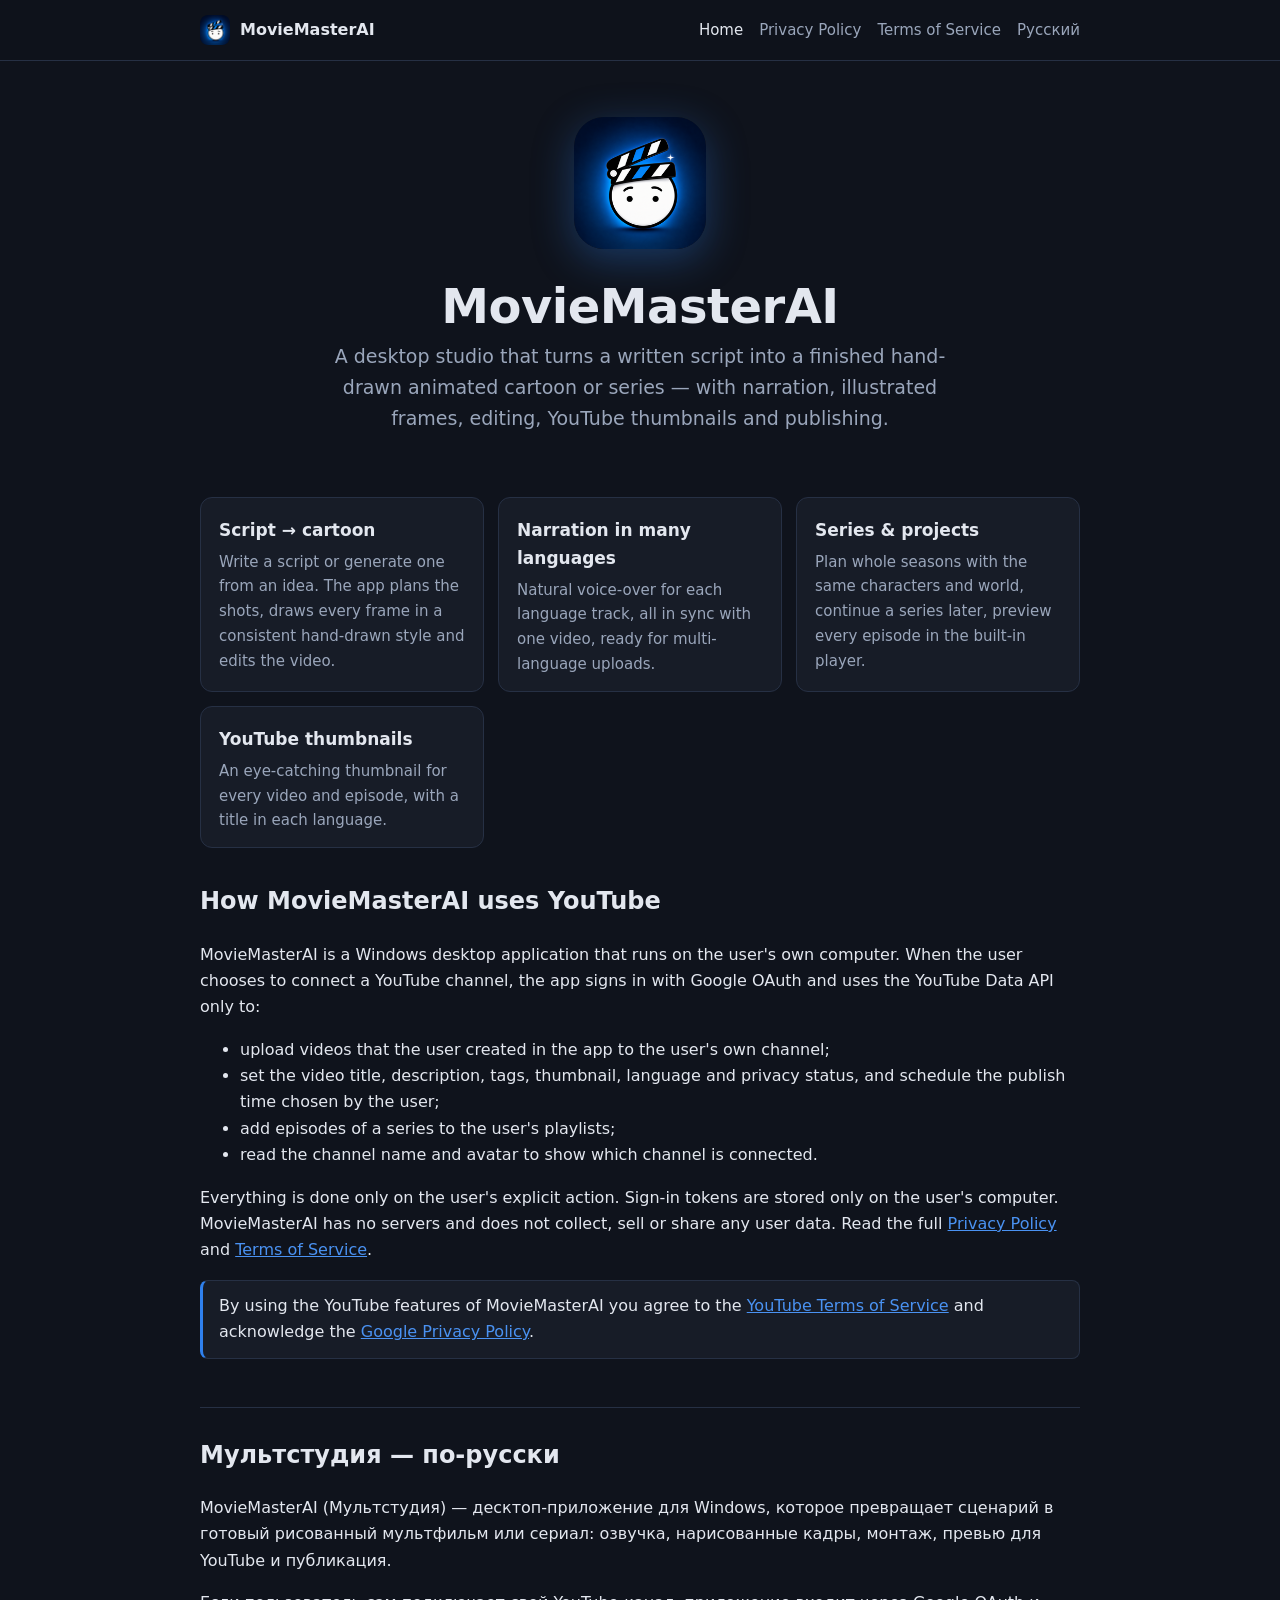
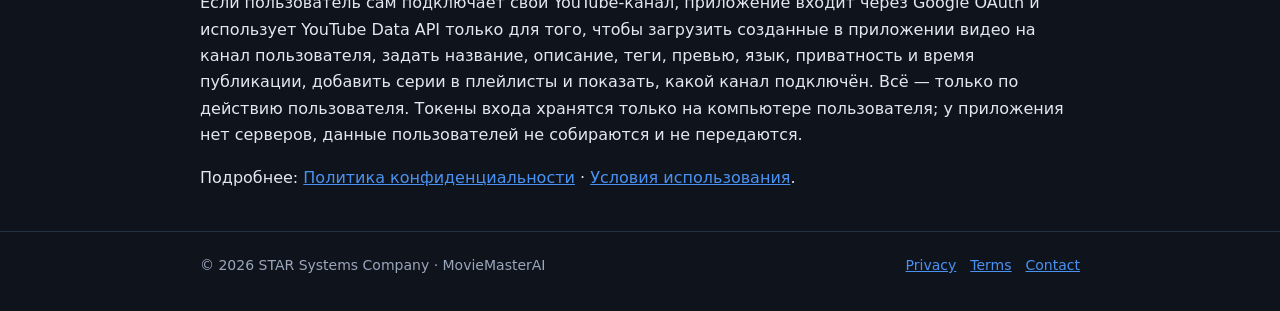
<file: index.html>
<!doctype html>
<html lang="en">
<head>
  <meta charset="utf-8">
  <meta name="viewport" content="width=device-width, initial-scale=1">
  <title>MovieMasterAI — Мультстудия</title>
  <meta name="description" content="MovieMasterAI (Мультстудия) is a desktop app that turns a script into a hand-drawn animated cartoon or series: narration, illustrated frames, editing, YouTube thumbnails and publishing.">
  <link rel="icon" type="image/png" href="assets/favicon.png">
  <link rel="stylesheet" href="style.css">
</head>
<body>
<header class="top">
  <div class="wrap nav">
    <a class="brand" href="./"><img src="assets/icon-256.png" alt="">MovieMasterAI</a>
    <nav class="links">
      <a class="on" href="./">Home</a>
      <a href="privacy.html">Privacy Policy</a>
      <a href="terms.html">Terms of Service</a>
      <a href="#ru">Русский</a>
    </nav>
  </div>
</header>

<main class="wrap">
  <section class="hero">
    <img class="logo" src="assets/icon-256.png" alt="MovieMasterAI logo">
    <h1>MovieMasterAI</h1>
    <p class="lead">A desktop studio that turns a written script into a finished hand-drawn animated cartoon or series — with narration, illustrated frames, editing, YouTube thumbnails and publishing.</p>
  </section>

  <section class="grid">
    <div class="card"><h3>Script → cartoon</h3><p>Write a script or generate one from an idea. The app plans the shots, draws every frame in a consistent hand-drawn style and edits the video.</p></div>
    <div class="card"><h3>Narration in many languages</h3><p>Natural voice-over for each language track, all in sync with one video, ready for multi-language uploads.</p></div>
    <div class="card"><h3>Series &amp; projects</h3><p>Plan whole seasons with the same characters and world, continue a series later, preview every episode in the built-in player.</p></div>
    <div class="card"><h3>YouTube thumbnails</h3><p>An eye-catching thumbnail for every video and episode, with a title in each language.</p></div>
  </section>

  <section>
    <h2>How MovieMasterAI uses YouTube</h2>
    <p>MovieMasterAI is a Windows desktop application that runs on the user's own computer. When the user chooses to connect a YouTube channel, the app signs in with Google OAuth and uses the YouTube Data API only to:</p>
    <ul>
      <li>upload videos that the user created in the app to the user's own channel;</li>
      <li>set the video title, description, tags, thumbnail, language and privacy status, and schedule the publish time chosen by the user;</li>
      <li>add episodes of a series to the user's playlists;</li>
      <li>read the channel name and avatar to show which channel is connected.</li>
    </ul>
    <p>Everything is done only on the user's explicit action. Sign-in tokens are stored only on the user's computer. MovieMasterAI has no servers and does not collect, sell or share any user data. Read the full <a href="privacy.html">Privacy Policy</a> and <a href="terms.html">Terms of Service</a>.</p>
    <p class="note">By using the YouTube features of MovieMasterAI you agree to the <a href="https://www.youtube.com/t/terms" rel="noopener">YouTube Terms of Service</a> and acknowledge the <a href="https://policies.google.com/privacy" rel="noopener">Google Privacy Policy</a>.</p>
  </section>

  <hr class="sep" id="ru">

  <section lang="ru">
    <h2>Мультстудия — по-русски</h2>
    <p>MovieMasterAI (Мультстудия) — десктоп-приложение для Windows, которое превращает сценарий в готовый рисованный мультфильм или сериал: озвучка, нарисованные кадры, монтаж, превью для YouTube и публикация.</p>
    <p>Если пользователь сам подключает свой YouTube-канал, приложение входит через Google OAuth и использует YouTube Data API только для того, чтобы загрузить созданные в приложении видео на канал пользователя, задать название, описание, теги, превью, язык, приватность и время публикации, добавить серии в плейлисты и показать, какой канал подключён. Всё — только по действию пользователя. Токены входа хранятся только на компьютере пользователя; у приложения нет серверов, данные пользователей не собираются и не передаются.</p>
    <p>Подробнее: <a href="privacy.html#ru">Политика конфиденциальности</a> · <a href="terms.html#ru">Условия использования</a>.</p>
  </section>
</main>

<footer>
  <div class="wrap">
    <span>© 2026 STAR Systems Company · MovieMasterAI</span>
    <span class="links"><a href="privacy.html">Privacy</a><a href="terms.html">Terms</a><a href="https://github.com/STAR-Systems-Company/MovieMasterAI-page/issues">Contact</a></span>
  </div>
</footer>
</body>
</html>
</file>
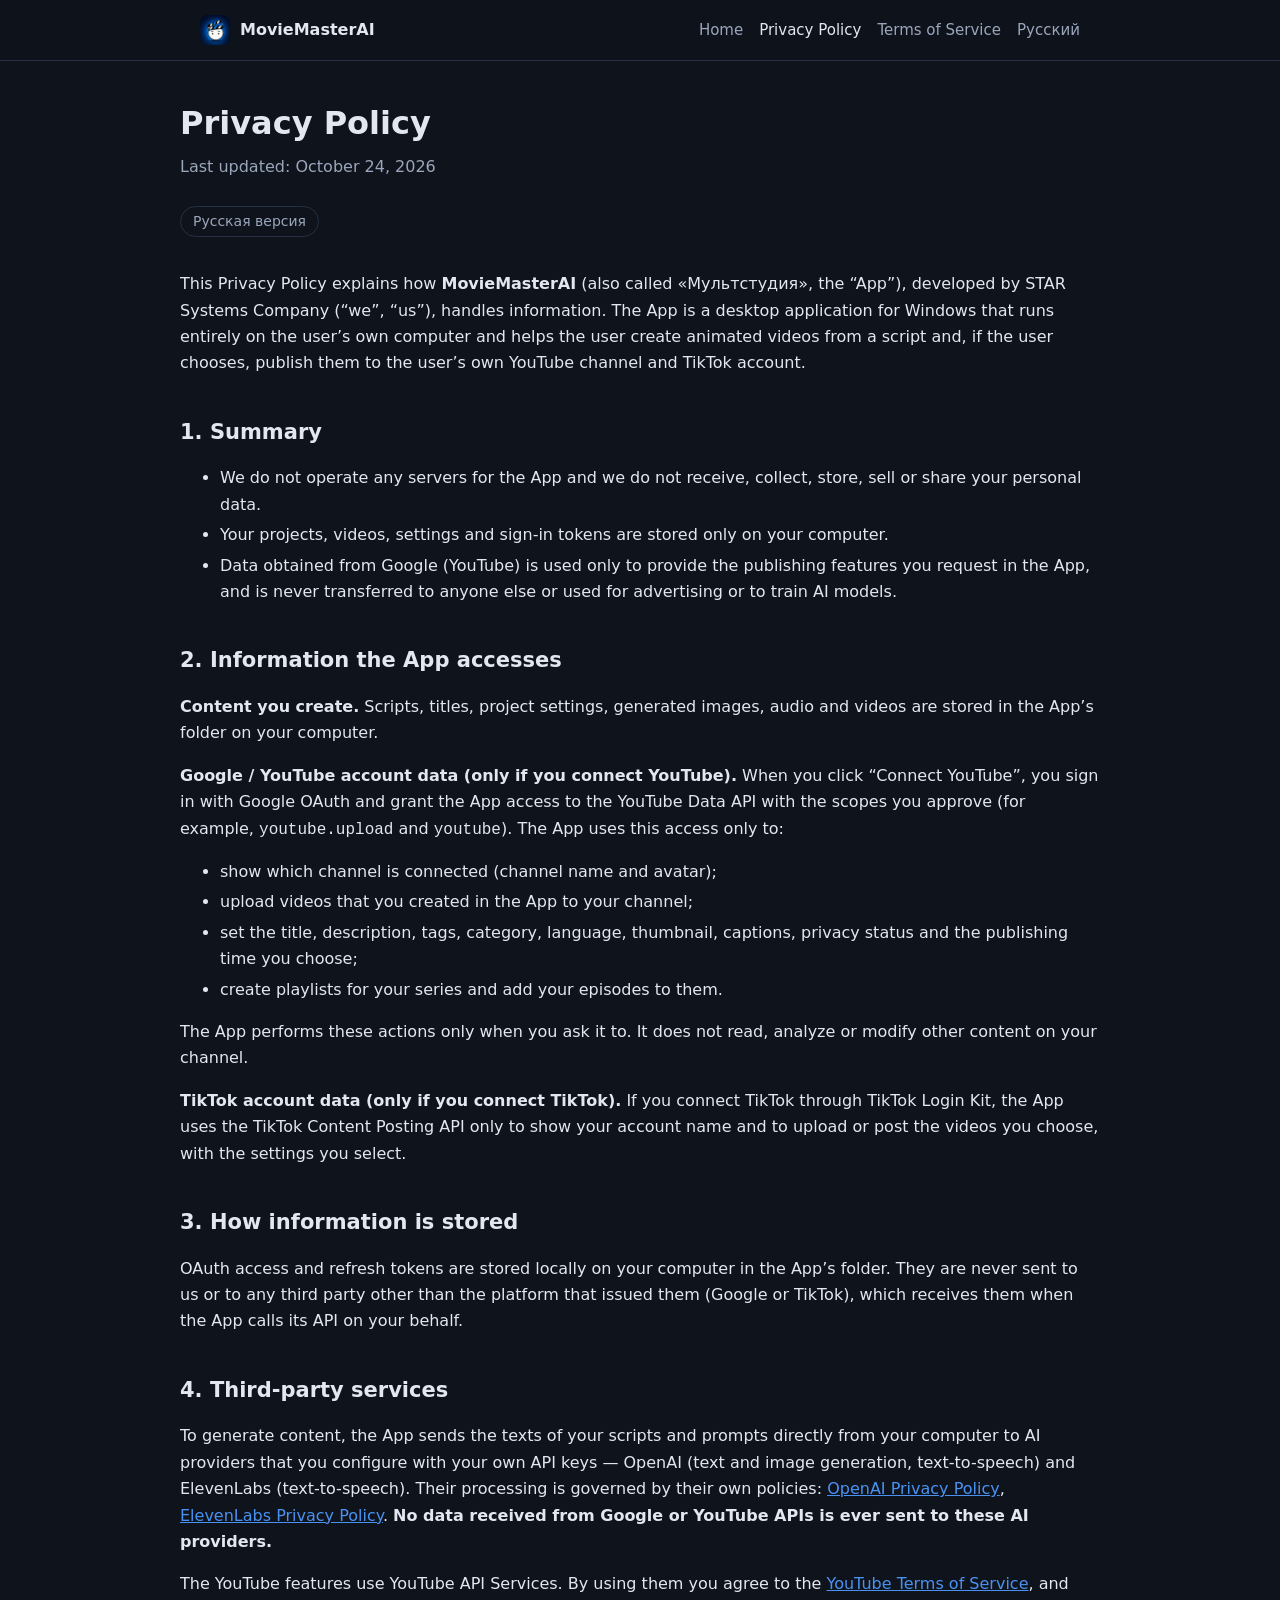
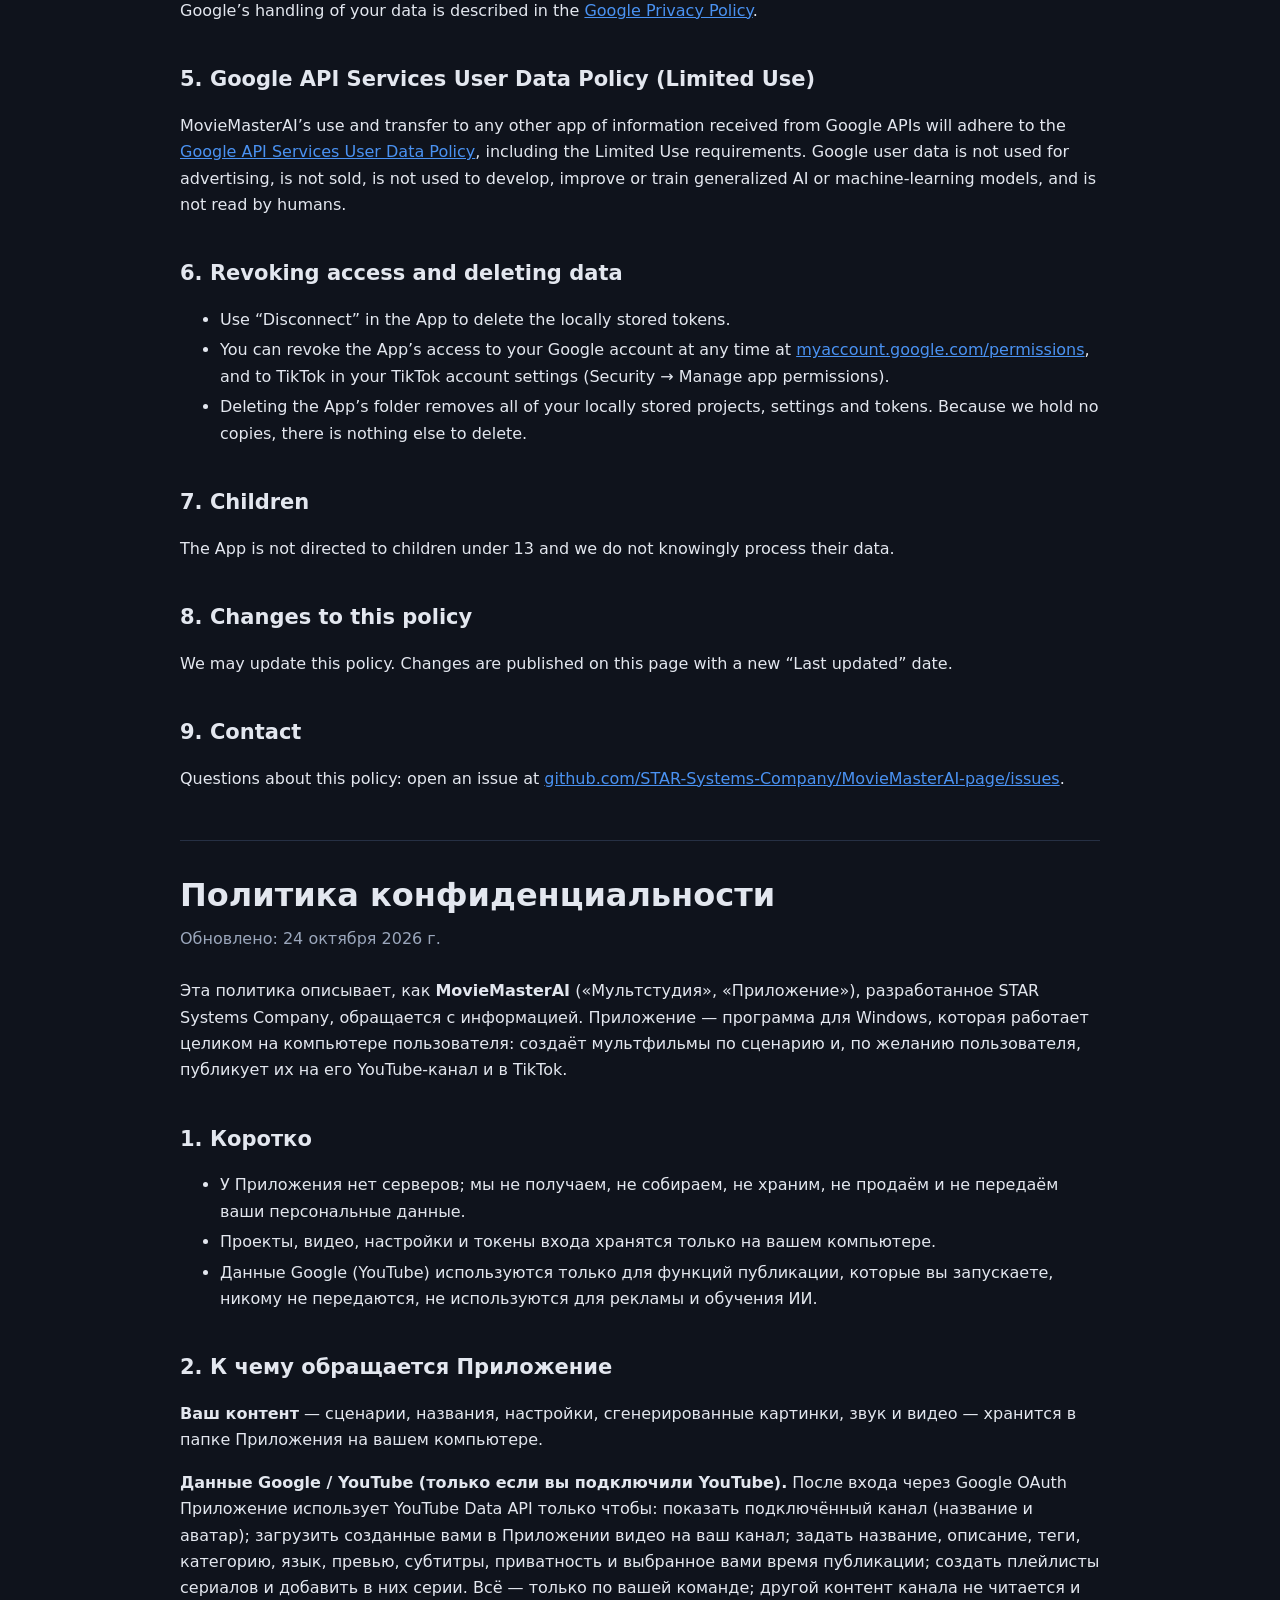
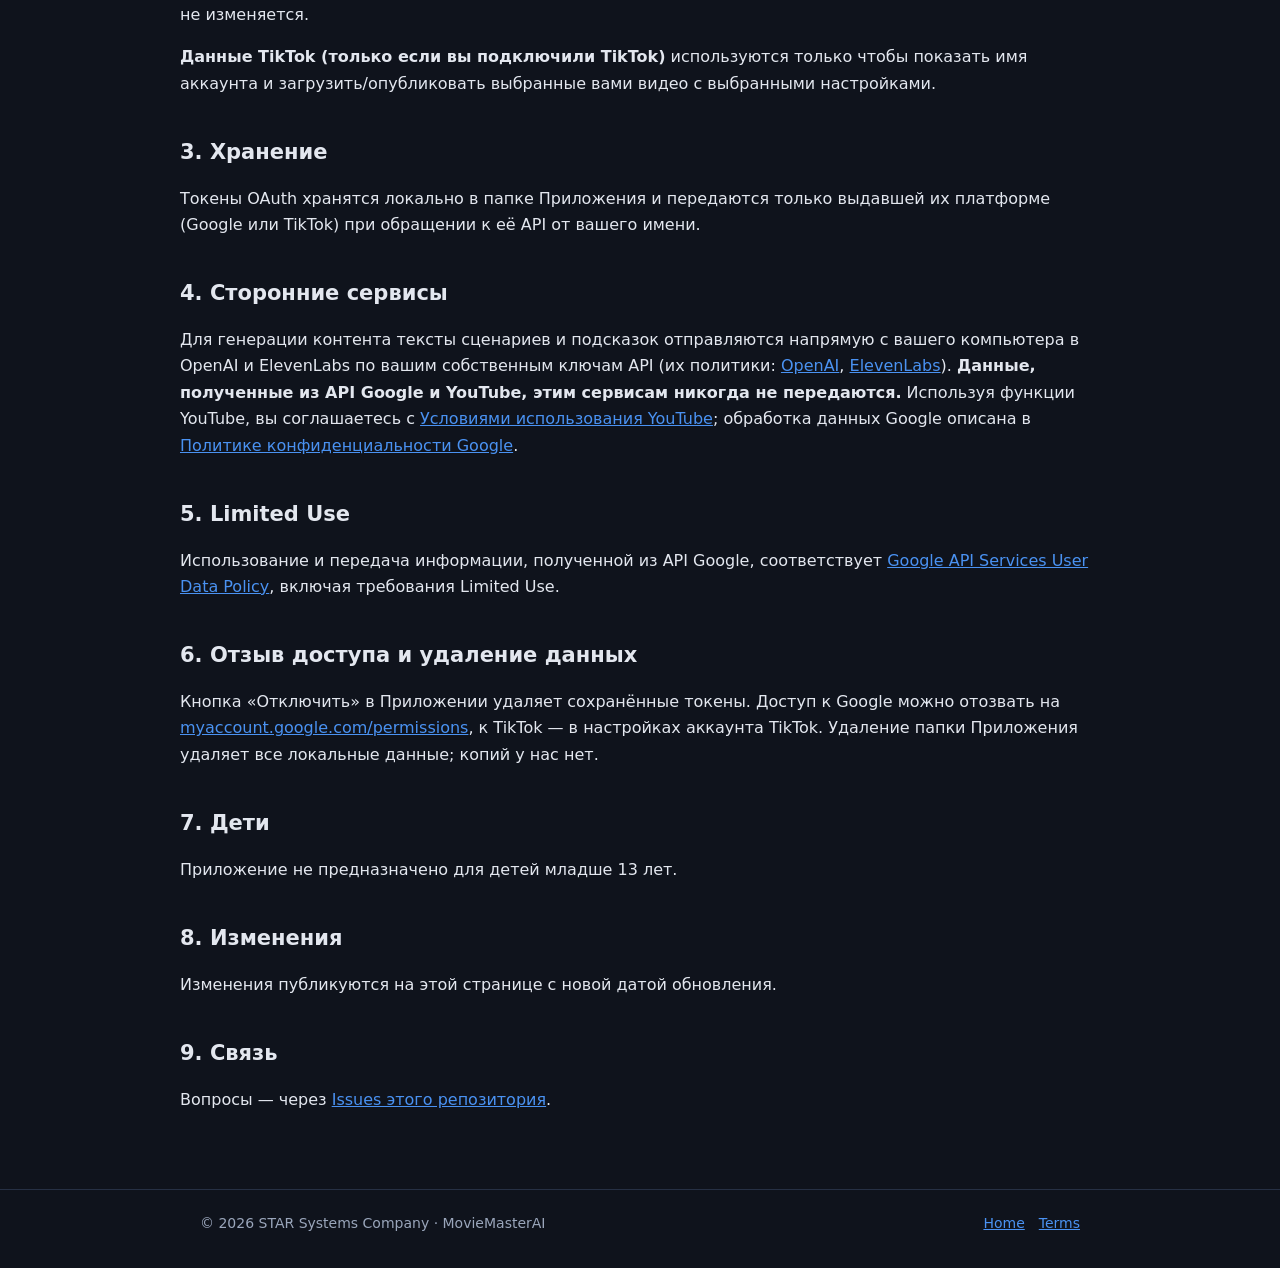
<file: privacy.html>
<!doctype html>
<html lang="en">
<head>
  <meta charset="utf-8">
  <meta name="viewport" content="width=device-width, initial-scale=1">
  <title>Privacy Policy — MovieMasterAI</title>
  <meta name="description" content="Privacy Policy of MovieMasterAI (Мультстудия), a desktop app for creating and publishing animated cartoons.">
  <link rel="icon" type="image/png" href="assets/favicon.png">
  <link rel="stylesheet" href="style.css">
</head>
<body>
<header class="top">
  <div class="wrap nav">
    <a class="brand" href="./"><img src="assets/icon-256.png" alt="">MovieMasterAI</a>
    <nav class="links">
      <a href="./">Home</a>
      <a class="on" href="privacy.html">Privacy Policy</a>
      <a href="terms.html">Terms of Service</a>
      <a href="#ru">Русский</a>
    </nav>
  </div>
</header>

<main class="wrap doc">
  <h1>Privacy Policy</h1>
  <p class="updated">Last updated: October 24, 2026</p>
  <div class="lang-switch"><a href="#ru">Русская версия</a></div>

  <p>This Privacy Policy explains how <strong>MovieMasterAI</strong> (also called «Мультстудия», the “App”), developed by STAR Systems Company (“we”, “us”), handles information. The App is a desktop application for Windows that runs entirely on the user’s own computer and helps the user create animated videos from a script and, if the user chooses, publish them to the user’s own YouTube channel and TikTok account.</p>

  <h2>1. Summary</h2>
  <ul>
    <li>We do not operate any servers for the App and we do not receive, collect, store, sell or share your personal data.</li>
    <li>Your projects, videos, settings and sign-in tokens are stored only on your computer.</li>
    <li>Data obtained from Google (YouTube) is used only to provide the publishing features you request in the App, and is never transferred to anyone else or used for advertising or to train AI models.</li>
  </ul>

  <h2>2. Information the App accesses</h2>
  <p><strong>Content you create.</strong> Scripts, titles, project settings, generated images, audio and videos are stored in the App’s folder on your computer.</p>
  <p><strong>Google / YouTube account data (only if you connect YouTube).</strong> When you click “Connect YouTube”, you sign in with Google OAuth and grant the App access to the YouTube Data API with the scopes you approve (for example, <code>youtube.upload</code> and <code>youtube</code>). The App uses this access only to:</p>
  <ul>
    <li>show which channel is connected (channel name and avatar);</li>
    <li>upload videos that you created in the App to your channel;</li>
    <li>set the title, description, tags, category, language, thumbnail, captions, privacy status and the publishing time you choose;</li>
    <li>create playlists for your series and add your episodes to them.</li>
  </ul>
  <p>The App performs these actions only when you ask it to. It does not read, analyze or modify other content on your channel.</p>
  <p><strong>TikTok account data (only if you connect TikTok).</strong> If you connect TikTok through TikTok Login Kit, the App uses the TikTok Content Posting API only to show your account name and to upload or post the videos you choose, with the settings you select.</p>

  <h2>3. How information is stored</h2>
  <p>OAuth access and refresh tokens are stored locally on your computer in the App’s folder. They are never sent to us or to any third party other than the platform that issued them (Google or TikTok), which receives them when the App calls its API on your behalf.</p>

  <h2>4. Third-party services</h2>
  <p>To generate content, the App sends the texts of your scripts and prompts directly from your computer to AI providers that you configure with your own API keys — OpenAI (text and image generation, text-to-speech) and ElevenLabs (text-to-speech). Their processing is governed by their own policies: <a href="https://openai.com/policies/privacy-policy" rel="noopener">OpenAI Privacy Policy</a>, <a href="https://elevenlabs.io/privacy-policy" rel="noopener">ElevenLabs Privacy Policy</a>. <strong>No data received from Google or YouTube APIs is ever sent to these AI providers.</strong></p>
  <p>The YouTube features use YouTube API Services. By using them you agree to the <a href="https://www.youtube.com/t/terms" rel="noopener">YouTube Terms of Service</a>, and Google’s handling of your data is described in the <a href="https://policies.google.com/privacy" rel="noopener">Google Privacy Policy</a>.</p>

  <h2>5. Google API Services User Data Policy (Limited Use)</h2>
  <p>MovieMasterAI’s use and transfer to any other app of information received from Google APIs will adhere to the <a href="https://developers.google.com/terms/api-services-user-data-policy" rel="noopener">Google API Services User Data Policy</a>, including the Limited Use requirements. Google user data is not used for advertising, is not sold, is not used to develop, improve or train generalized AI or machine-learning models, and is not read by humans.</p>

  <h2>6. Revoking access and deleting data</h2>
  <ul>
    <li>Use “Disconnect” in the App to delete the locally stored tokens.</li>
    <li>You can revoke the App’s access to your Google account at any time at <a href="https://myaccount.google.com/permissions" rel="noopener">myaccount.google.com/permissions</a>, and to TikTok in your TikTok account settings (Security → Manage app permissions).</li>
    <li>Deleting the App’s folder removes all of your locally stored projects, settings and tokens. Because we hold no copies, there is nothing else to delete.</li>
  </ul>

  <h2>7. Children</h2>
  <p>The App is not directed to children under 13 and we do not knowingly process their data.</p>

  <h2>8. Changes to this policy</h2>
  <p>We may update this policy. Changes are published on this page with a new “Last updated” date.</p>

  <h2>9. Contact</h2>
  <p>Questions about this policy: open an issue at <a href="https://github.com/STAR-Systems-Company/MovieMasterAI-page/issues">github.com/STAR-Systems-Company/MovieMasterAI-page/issues</a>.</p>

  <hr class="sep" id="ru">

  <section lang="ru">
    <h1>Политика конфиденциальности</h1>
    <p class="updated">Обновлено: 24 октября 2026 г.</p>
    <p>Эта политика описывает, как <strong>MovieMasterAI</strong> («Мультстудия», «Приложение»), разработанное STAR Systems Company, обращается с информацией. Приложение — программа для Windows, которая работает целиком на компьютере пользователя: создаёт мультфильмы по сценарию и, по желанию пользователя, публикует их на его YouTube-канал и в TikTok.</p>
    <h2>1. Коротко</h2>
    <ul>
      <li>У Приложения нет серверов; мы не получаем, не собираем, не храним, не продаём и не передаём ваши персональные данные.</li>
      <li>Проекты, видео, настройки и токены входа хранятся только на вашем компьютере.</li>
      <li>Данные Google (YouTube) используются только для функций публикации, которые вы запускаете, никому не передаются, не используются для рекламы и обучения ИИ.</li>
    </ul>
    <h2>2. К чему обращается Приложение</h2>
    <p><strong>Ваш контент</strong> — сценарии, названия, настройки, сгенерированные картинки, звук и видео — хранится в папке Приложения на вашем компьютере.</p>
    <p><strong>Данные Google / YouTube (только если вы подключили YouTube).</strong> После входа через Google OAuth Приложение использует YouTube Data API только чтобы: показать подключённый канал (название и аватар); загрузить созданные вами в Приложении видео на ваш канал; задать название, описание, теги, категорию, язык, превью, субтитры, приватность и выбранное вами время публикации; создать плейлисты сериалов и добавить в них серии. Всё — только по вашей команде; другой контент канала не читается и не изменяется.</p>
    <p><strong>Данные TikTok (только если вы подключили TikTok)</strong> используются только чтобы показать имя аккаунта и загрузить/опубликовать выбранные вами видео с выбранными настройками.</p>
    <h2>3. Хранение</h2>
    <p>Токены OAuth хранятся локально в папке Приложения и передаются только выдавшей их платформе (Google или TikTok) при обращении к её API от вашего имени.</p>
    <h2>4. Сторонние сервисы</h2>
    <p>Для генерации контента тексты сценариев и подсказок отправляются напрямую с вашего компьютера в OpenAI и ElevenLabs по вашим собственным ключам API (их политики: <a href="https://openai.com/policies/privacy-policy" rel="noopener">OpenAI</a>, <a href="https://elevenlabs.io/privacy-policy" rel="noopener">ElevenLabs</a>). <strong>Данные, полученные из API Google и YouTube, этим сервисам никогда не передаются.</strong> Используя функции YouTube, вы соглашаетесь с <a href="https://www.youtube.com/t/terms" rel="noopener">Условиями использования YouTube</a>; обработка данных Google описана в <a href="https://policies.google.com/privacy" rel="noopener">Политике конфиденциальности Google</a>.</p>
    <h2>5. Limited Use</h2>
    <p>Использование и передача информации, полученной из API Google, соответствует <a href="https://developers.google.com/terms/api-services-user-data-policy" rel="noopener">Google API Services User Data Policy</a>, включая требования Limited Use.</p>
    <h2>6. Отзыв доступа и удаление данных</h2>
    <p>Кнопка «Отключить» в Приложении удаляет сохранённые токены. Доступ к Google можно отозвать на <a href="https://myaccount.google.com/permissions" rel="noopener">myaccount.google.com/permissions</a>, к TikTok — в настройках аккаунта TikTok. Удаление папки Приложения удаляет все локальные данные; копий у нас нет.</p>
    <h2>7. Дети</h2>
    <p>Приложение не предназначено для детей младше 13 лет.</p>
    <h2>8. Изменения</h2>
    <p>Изменения публикуются на этой странице с новой датой обновления.</p>
    <h2>9. Связь</h2>
    <p>Вопросы — через <a href="https://github.com/STAR-Systems-Company/MovieMasterAI-page/issues">Issues этого репозитория</a>.</p>
  </section>
</main>

<footer>
  <div class="wrap">
    <span>© 2026 STAR Systems Company · MovieMasterAI</span>
    <span class="links"><a href="./">Home</a><a href="terms.html">Terms</a></span>
  </div>
</footer>
</body>
</html>
</file>
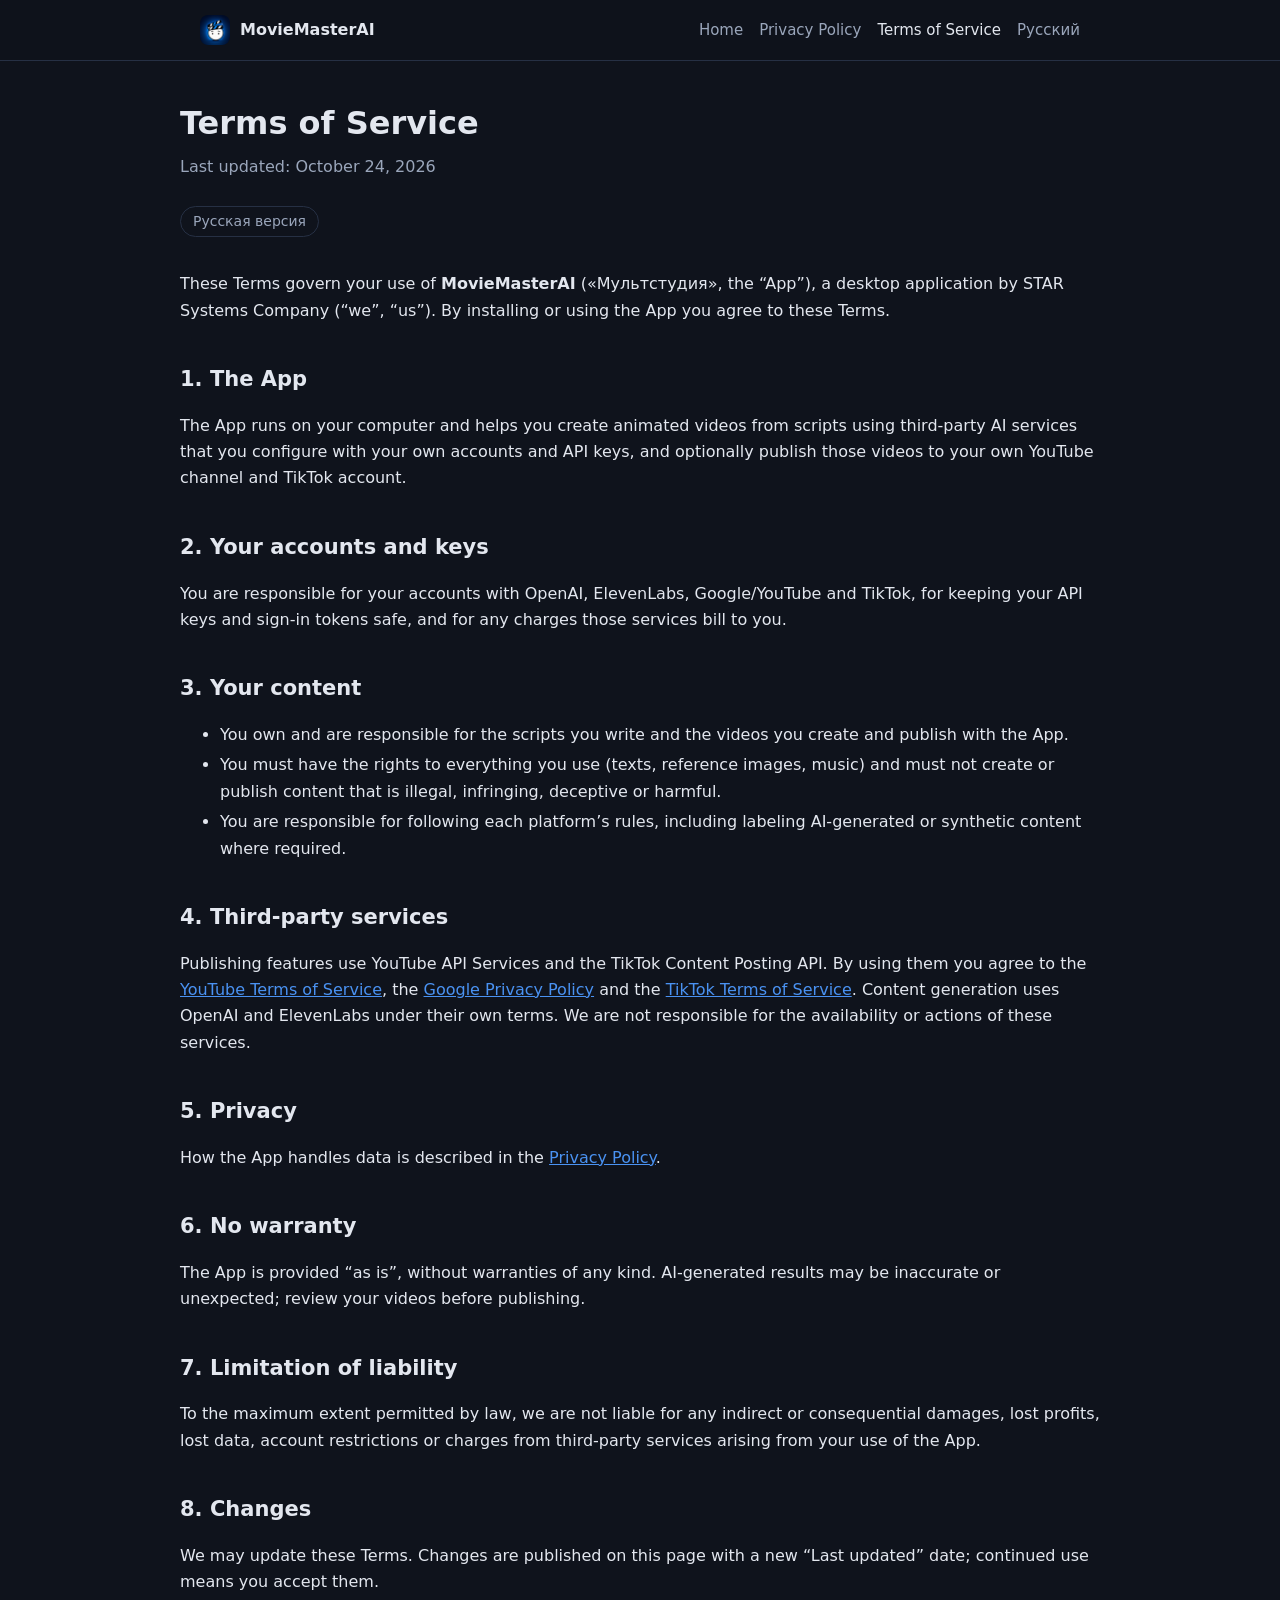
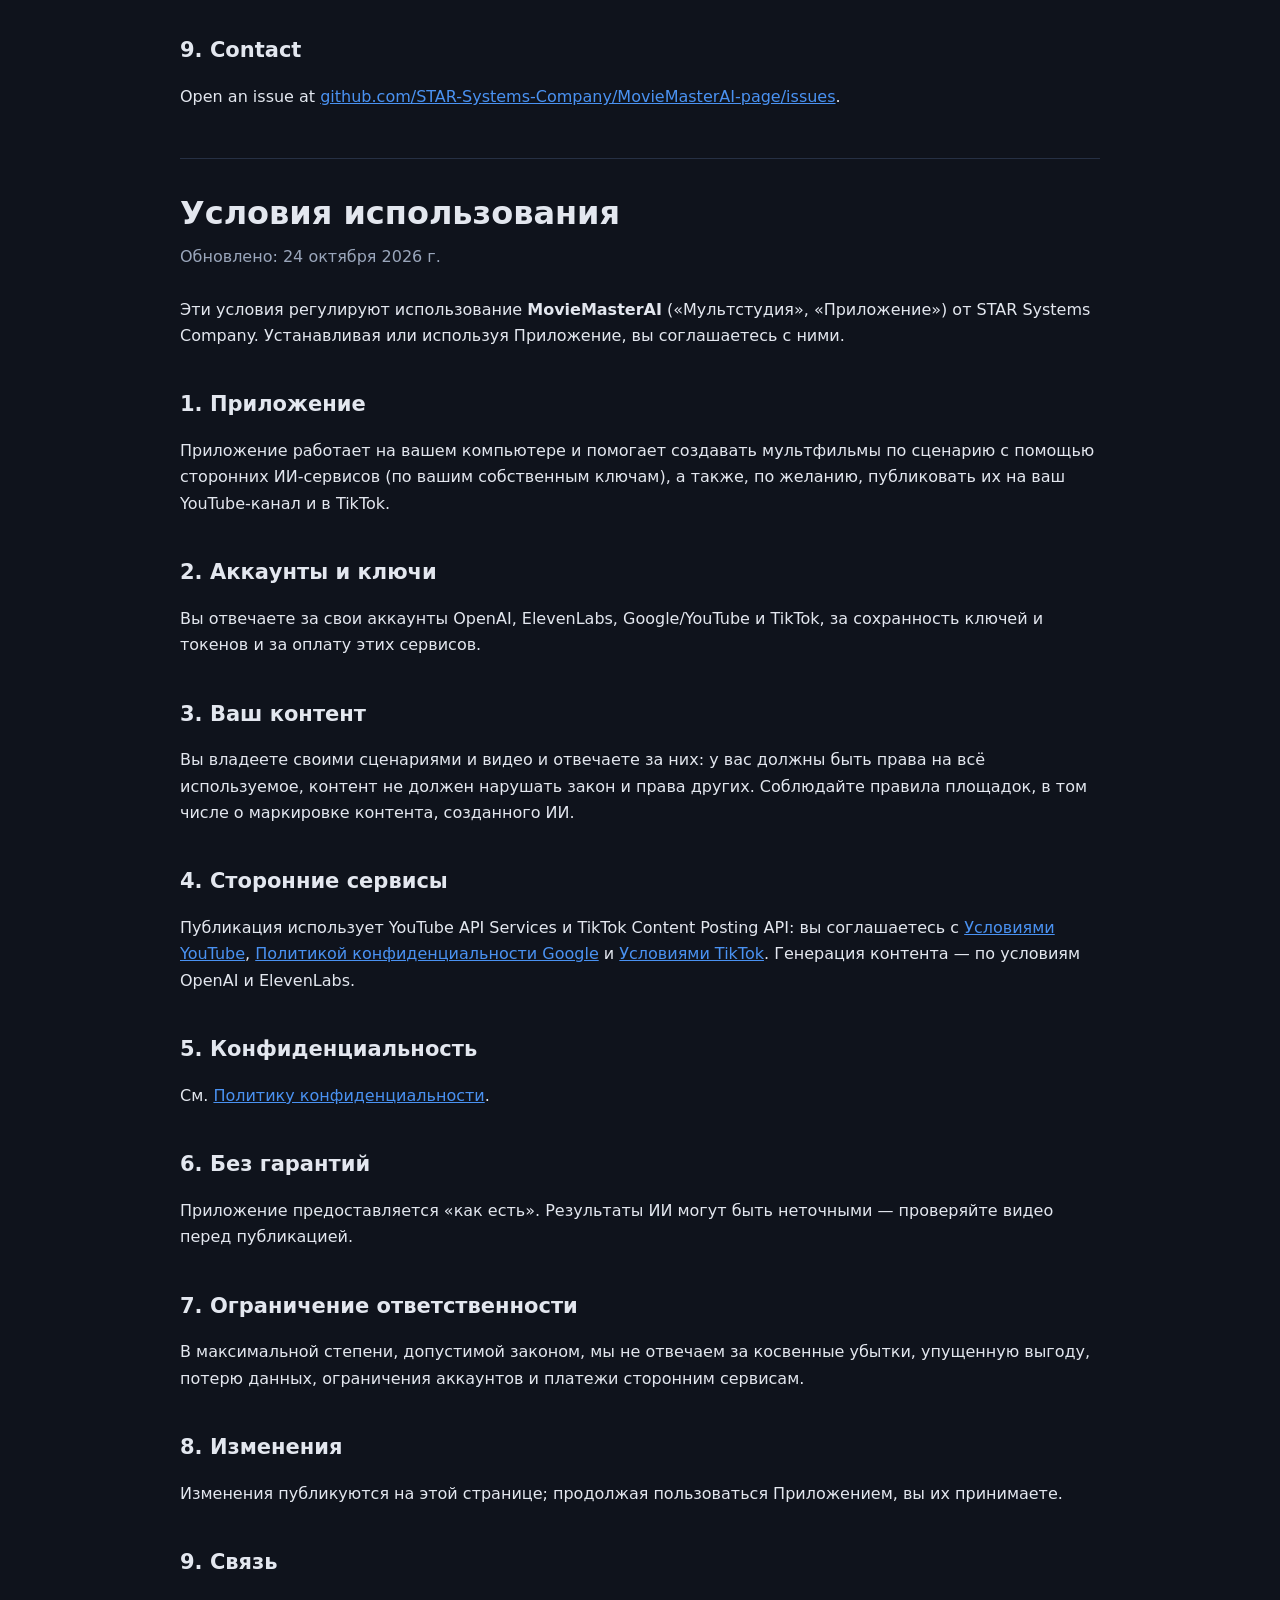
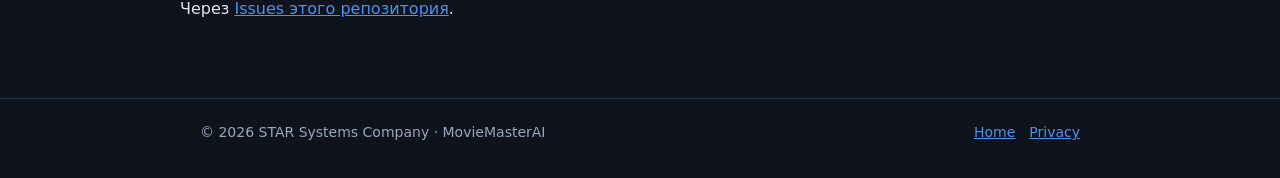
<file: terms.html>
<!doctype html>
<html lang="en">
<head>
  <meta charset="utf-8">
  <meta name="viewport" content="width=device-width, initial-scale=1">
  <title>Terms of Service — MovieMasterAI</title>
  <meta name="description" content="Terms of Service of MovieMasterAI (Мультстудия), a desktop app for creating and publishing animated cartoons.">
  <link rel="icon" type="image/png" href="assets/favicon.png">
  <link rel="stylesheet" href="style.css">
</head>
<body>
<header class="top">
  <div class="wrap nav">
    <a class="brand" href="./"><img src="assets/icon-256.png" alt="">MovieMasterAI</a>
    <nav class="links">
      <a href="./">Home</a>
      <a href="privacy.html">Privacy Policy</a>
      <a class="on" href="terms.html">Terms of Service</a>
      <a href="#ru">Русский</a>
    </nav>
  </div>
</header>

<main class="wrap doc">
  <h1>Terms of Service</h1>
  <p class="updated">Last updated: October 24, 2026</p>
  <div class="lang-switch"><a href="#ru">Русская версия</a></div>

  <p>These Terms govern your use of <strong>MovieMasterAI</strong> («Мультстудия», the “App”), a desktop application by STAR Systems Company (“we”, “us”). By installing or using the App you agree to these Terms.</p>

  <h2>1. The App</h2>
  <p>The App runs on your computer and helps you create animated videos from scripts using third-party AI services that you configure with your own accounts and API keys, and optionally publish those videos to your own YouTube channel and TikTok account.</p>

  <h2>2. Your accounts and keys</h2>
  <p>You are responsible for your accounts with OpenAI, ElevenLabs, Google/YouTube and TikTok, for keeping your API keys and sign-in tokens safe, and for any charges those services bill to you.</p>

  <h2>3. Your content</h2>
  <ul>
    <li>You own and are responsible for the scripts you write and the videos you create and publish with the App.</li>
    <li>You must have the rights to everything you use (texts, reference images, music) and must not create or publish content that is illegal, infringing, deceptive or harmful.</li>
    <li>You are responsible for following each platform’s rules, including labeling AI-generated or synthetic content where required.</li>
  </ul>

  <h2>4. Third-party services</h2>
  <p>Publishing features use YouTube API Services and the TikTok Content Posting API. By using them you agree to the <a href="https://www.youtube.com/t/terms" rel="noopener">YouTube Terms of Service</a>, the <a href="https://policies.google.com/privacy" rel="noopener">Google Privacy Policy</a> and the <a href="https://www.tiktok.com/legal/terms-of-service" rel="noopener">TikTok Terms of Service</a>. Content generation uses OpenAI and ElevenLabs under their own terms. We are not responsible for the availability or actions of these services.</p>

  <h2>5. Privacy</h2>
  <p>How the App handles data is described in the <a href="privacy.html">Privacy Policy</a>.</p>

  <h2>6. No warranty</h2>
  <p>The App is provided “as is”, without warranties of any kind. AI-generated results may be inaccurate or unexpected; review your videos before publishing.</p>

  <h2>7. Limitation of liability</h2>
  <p>To the maximum extent permitted by law, we are not liable for any indirect or consequential damages, lost profits, lost data, account restrictions or charges from third-party services arising from your use of the App.</p>

  <h2>8. Changes</h2>
  <p>We may update these Terms. Changes are published on this page with a new “Last updated” date; continued use means you accept them.</p>

  <h2>9. Contact</h2>
  <p>Open an issue at <a href="https://github.com/STAR-Systems-Company/MovieMasterAI-page/issues">github.com/STAR-Systems-Company/MovieMasterAI-page/issues</a>.</p>

  <hr class="sep" id="ru">

  <section lang="ru">
    <h1>Условия использования</h1>
    <p class="updated">Обновлено: 24 октября 2026 г.</p>
    <p>Эти условия регулируют использование <strong>MovieMasterAI</strong> («Мультстудия», «Приложение») от STAR Systems Company. Устанавливая или используя Приложение, вы соглашаетесь с ними.</p>
    <h2>1. Приложение</h2>
    <p>Приложение работает на вашем компьютере и помогает создавать мультфильмы по сценарию с помощью сторонних ИИ-сервисов (по вашим собственным ключам), а также, по желанию, публиковать их на ваш YouTube-канал и в TikTok.</p>
    <h2>2. Аккаунты и ключи</h2>
    <p>Вы отвечаете за свои аккаунты OpenAI, ElevenLabs, Google/YouTube и TikTok, за сохранность ключей и токенов и за оплату этих сервисов.</p>
    <h2>3. Ваш контент</h2>
    <p>Вы владеете своими сценариями и видео и отвечаете за них: у вас должны быть права на всё используемое, контент не должен нарушать закон и права других. Соблюдайте правила площадок, в том числе о маркировке контента, созданного ИИ.</p>
    <h2>4. Сторонние сервисы</h2>
    <p>Публикация использует YouTube API Services и TikTok Content Posting API: вы соглашаетесь с <a href="https://www.youtube.com/t/terms" rel="noopener">Условиями YouTube</a>, <a href="https://policies.google.com/privacy" rel="noopener">Политикой конфиденциальности Google</a> и <a href="https://www.tiktok.com/legal/terms-of-service" rel="noopener">Условиями TikTok</a>. Генерация контента — по условиям OpenAI и ElevenLabs.</p>
    <h2>5. Конфиденциальность</h2>
    <p>См. <a href="privacy.html#ru">Политику конфиденциальности</a>.</p>
    <h2>6. Без гарантий</h2>
    <p>Приложение предоставляется «как есть». Результаты ИИ могут быть неточными — проверяйте видео перед публикацией.</p>
    <h2>7. Ограничение ответственности</h2>
    <p>В максимальной степени, допустимой законом, мы не отвечаем за косвенные убытки, упущенную выгоду, потерю данных, ограничения аккаунтов и платежи сторонним сервисам.</p>
    <h2>8. Изменения</h2>
    <p>Изменения публикуются на этой странице; продолжая пользоваться Приложением, вы их принимаете.</p>
    <h2>9. Связь</h2>
    <p>Через <a href="https://github.com/STAR-Systems-Company/MovieMasterAI-page/issues">Issues этого репозитория</a>.</p>
  </section>
</main>

<footer>
  <div class="wrap">
    <span>© 2026 STAR Systems Company · MovieMasterAI</span>
    <span class="links"><a href="./">Home</a><a href="privacy.html">Privacy</a></span>
  </div>
</footer>
</body>
</html>
</file>
<file: style.css>
:root {
  --bg: #0f131c;
  --panel: #171c27;
  --border: #263044;
  --text: #e3e7ef;
  --dim: #9aa6bb;
  --accent: #2f80ed;
  --accent-2: #4a92f2;
}
* { box-sizing: border-box; }
html { -webkit-text-size-adjust: 100%; }
body {
  margin: 0; background: var(--bg); color: var(--text);
  font: 16px/1.65 "Segoe UI", system-ui, -apple-system, Roboto, "Helvetica Neue", Arial, sans-serif;
}
a { color: var(--accent-2); }
a:hover { color: #7db2f7; }
header.top {
  position: sticky; top: 0; z-index: 10; background: rgba(15, 19, 28, .92);
  backdrop-filter: blur(8px); border-bottom: 1px solid var(--border);
}
.wrap { max-width: 920px; margin: 0 auto; padding: 0 20px; }
.nav { display: flex; align-items: center; gap: 18px; height: 60px; }
.brand { display: flex; align-items: center; gap: 10px; color: var(--text); text-decoration: none; font-weight: 700; }
.brand img { width: 30px; height: 30px; border-radius: 8px; }
.nav .links { margin-left: auto; display: flex; gap: 16px; flex-wrap: wrap; }
.nav .links a { color: var(--dim); text-decoration: none; font-size: 15px; }
.nav .links a:hover, .nav .links a.on { color: var(--text); }
.hero { text-align: center; padding: 56px 0 28px; }
.hero img.logo { width: 132px; height: 132px; border-radius: 30px; box-shadow: 0 10px 40px rgba(47, 128, 237, .35); }
.hero h1 { font-size: clamp(32px, 6vw, 48px); line-height: 1.15; margin: 22px 0 6px; letter-spacing: -.5px; }
.hero p.lead { color: var(--dim); font-size: 19px; margin: 0 auto; max-width: 640px; }
.grid { display: grid; grid-template-columns: repeat(auto-fit, minmax(240px, 1fr)); gap: 14px; margin: 34px 0; }
.card { background: var(--panel); border: 1px solid var(--border); border-radius: 12px; padding: 18px 18px 14px; }
.card h3 { margin: 0 0 6px; font-size: 17px; }
.card p { margin: 0; color: var(--dim); font-size: 15px; }
main.doc { padding: 36px 0 20px; }
main.doc h1 { font-size: 32px; margin: 0 0 4px; }
main.doc .updated { color: var(--dim); margin: 0 0 26px; }
main.doc h2 { font-size: 21px; margin: 32px 0 8px; padding-top: 6px; }
main.doc li { margin: 4px 0; }
.lang-switch { display: inline-flex; gap: 8px; margin: 0 0 18px; }
.lang-switch a { border: 1px solid var(--border); border-radius: 999px; padding: 3px 12px; text-decoration: none; color: var(--dim); font-size: 14px; }
.lang-switch a:hover { color: var(--text); border-color: var(--accent); }
.note { background: var(--panel); border: 1px solid var(--border); border-left: 3px solid var(--accent); border-radius: 8px; padding: 12px 16px; }
hr.sep { border: 0; border-top: 1px solid var(--border); margin: 48px 0 28px; }
footer { border-top: 1px solid var(--border); margin-top: 40px; padding: 22px 0 34px; color: var(--dim); font-size: 14px; }
footer .wrap { display: flex; gap: 14px; flex-wrap: wrap; align-items: center; }
footer .links { margin-left: auto; display: flex; gap: 14px; }
@media (max-width: 560px) {
  .nav { height: auto; padding: 10px 0; flex-wrap: wrap; }
  .nav .links { margin-left: 0; width: 100%; }
}
</file>
